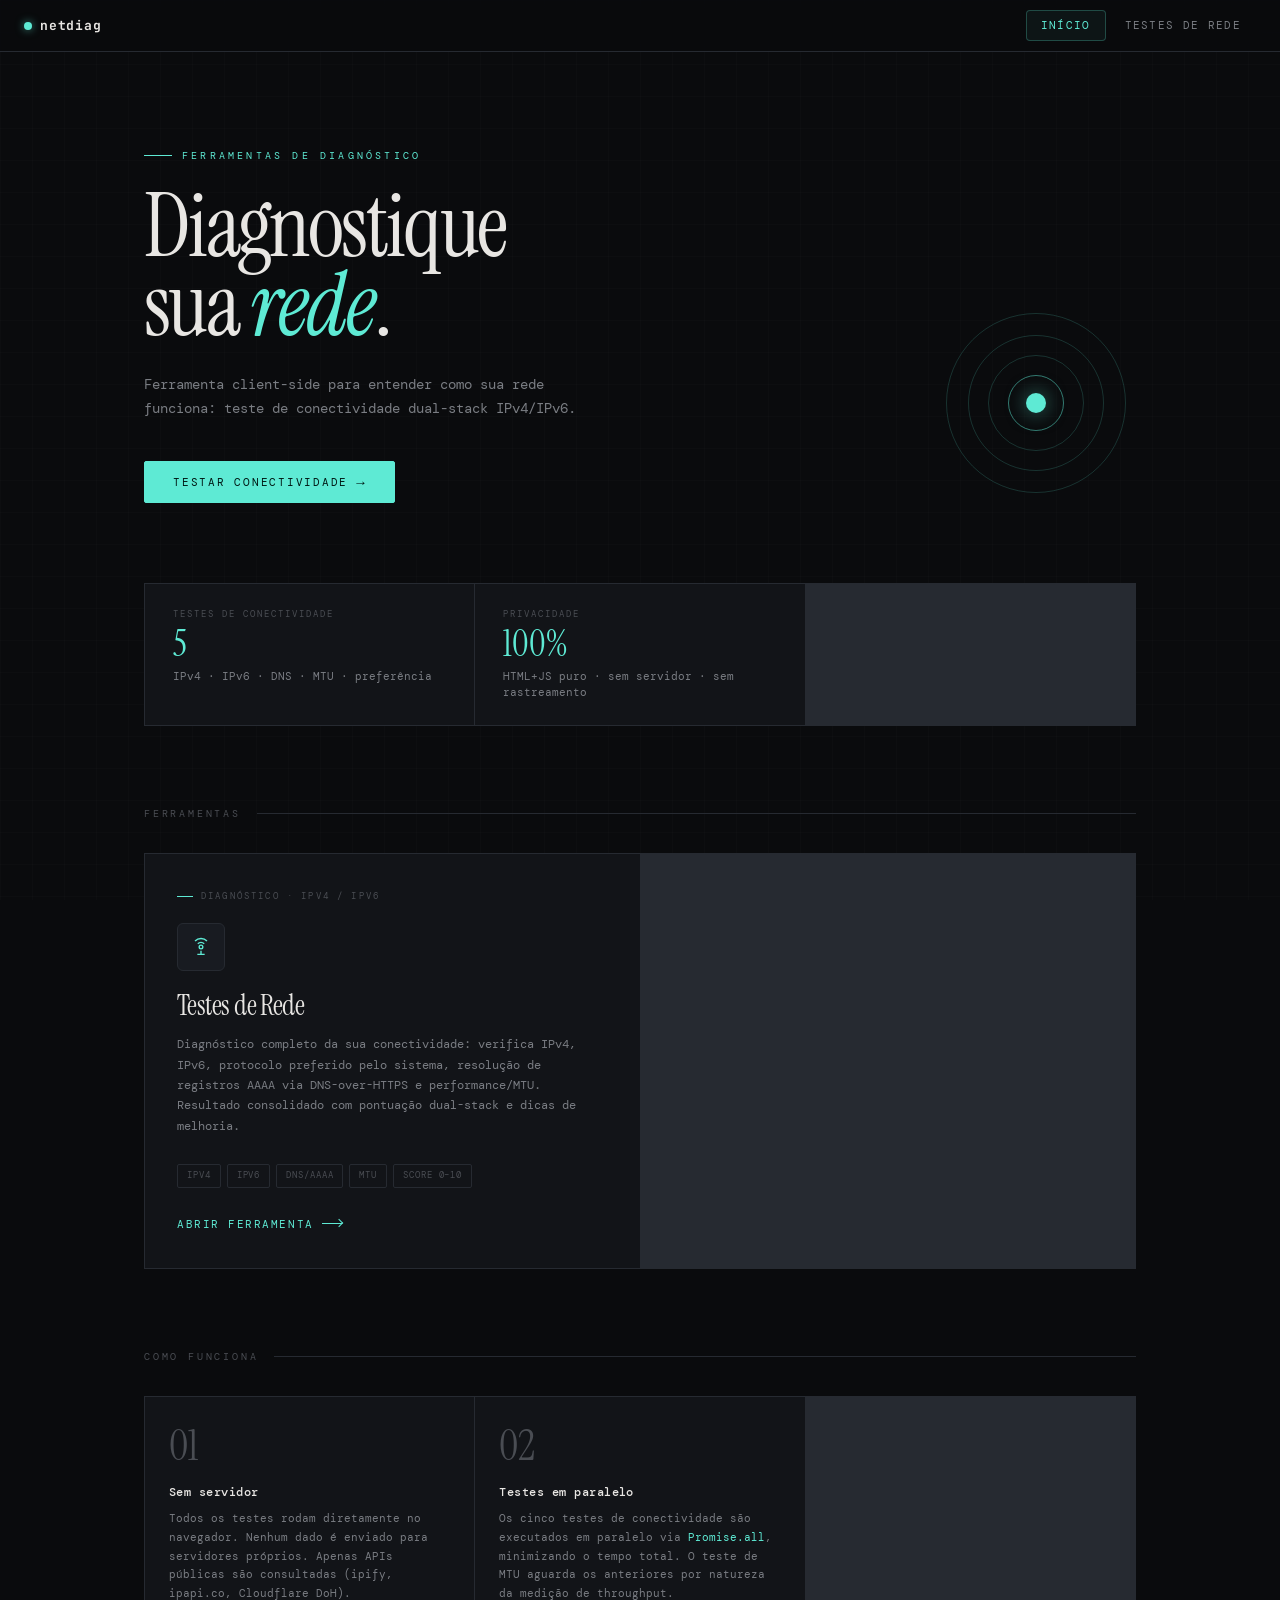
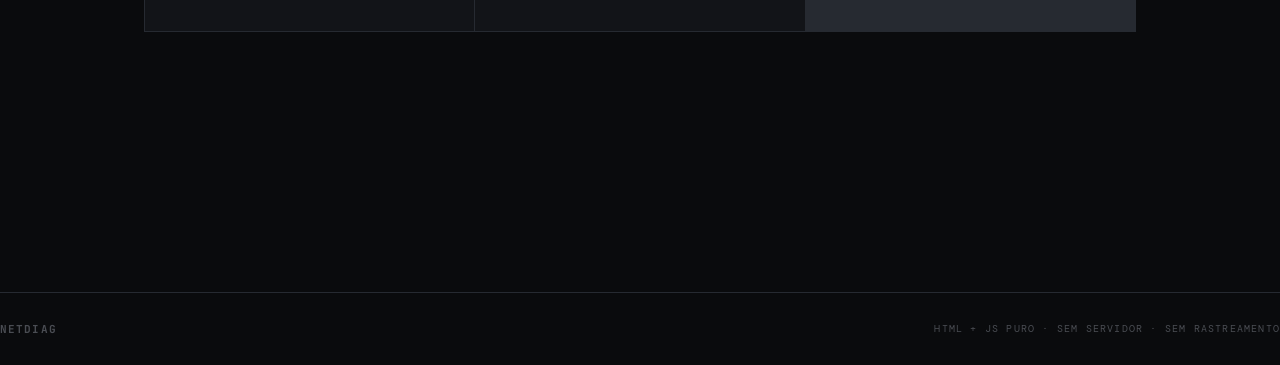
<file: index.html>
<!DOCTYPE html>
<html lang="pt-BR">
<head>
<meta charset="UTF-8">
<meta name="viewport" content="width=device-width, initial-scale=1.0">
<title>netdiag · ferramentas de rede</title>
<meta name="description" content="Ferramentas de diagnóstico de rede: teste de conectividade IPv4/IPv6.">
<meta property="og:title" content="netdiag · ferramentas de rede">
<meta property="og:description" content="Diagnóstico de conectividade dual-stack IPv4/IPv6.">
<meta property="og:type" content="website">
<meta name="theme-color" content="#0a0b0d">
<link rel="icon" type="image/svg+xml" href="favicon.svg">
<link rel="preconnect" href="https://fonts.googleapis.com">
<link rel="preconnect" href="https://fonts.gstatic.com" crossorigin>
<link href="https://fonts.googleapis.com/css2?family=DM+Mono:wght@300;400;500&family=Instrument+Serif:ital@0;1&family=JetBrains+Mono:wght@400;500;700&display=swap" rel="stylesheet">
<link rel="stylesheet" href="css/shared.css">
<link rel="stylesheet" href="css/index.css">
</head>
<body>

<nav>
  <a class="nav-brand" href="index.html">
    <span class="nav-dot"></span>
    netdiag
  </a>
  <button class="nav-hamburger" id="navHamburger" aria-label="Menu">
    <span></span><span></span><span></span>
  </button>
  <ul class="nav-links" id="navLinks">
    <li><a href="index.html" class="active">Início</a></li>
    <li><a href="network-tests.html">Testes de Rede</a></li>
  </ul>
</nav>

<main>
  <section class="hero">
    <div class="hero-content">
      <div class="hero-tag">Ferramentas de diagnóstico</div>
      <h1>Diagnostique<br>sua <em>rede</em>.</h1>
      <p class="hero-desc">
        Ferramenta client-side para entender como sua rede funciona:
        teste de conectividade dual-stack IPv4/IPv6.
      </p>
      <div class="hero-actions">
        <a href="network-tests.html" class="btn-primary">
          Testar conectividade
          <span style="font-size:14px; line-height:1">→</span>
        </a>
      </div>
    </div>

    <div class="hero-visual" aria-hidden="true">
      <div class="ring"></div>
      <div class="ring"></div>
      <div class="ring"></div>
      <div class="ring"></div>
      <div class="ring-core"></div>
    </div>
  </section>

  <div class="stats-bar">
    <div class="stat-item">
      <div class="stat-label">Testes de conectividade</div>
      <div class="stat-value">5</div>
      <div class="stat-desc">IPv4 · IPv6 · DNS · MTU · preferência</div>
    </div>
    <div class="stat-item">
      <div class="stat-label">Privacidade</div>
      <div class="stat-value">100%</div>
      <div class="stat-desc">HTML+JS puro · sem servidor · sem rastreamento</div>
    </div>
  </div>

  <div class="section-header">
    <span class="section-label">Ferramentas</span>
    <div class="section-line"></div>
  </div>

  <div class="tools-grid">
    <a class="tool-card" href="network-tests.html" data-color="teal">
      <div class="tool-card-tag">Diagnóstico · IPv4 / IPv6</div>
      <div class="tool-card-icon">
        <svg viewBox="0 0 24 24">
          <circle cx="12" cy="12" r="2"/>
          <path d="M8.5 8.5a5 5 0 017 0M5.5 5.5a9 9 0 0113 0"/>
          <path d="M12 16v4M8 20h8"/>
        </svg>
      </div>
      <div class="tool-card-title">Testes de Rede</div>
      <div class="tool-card-desc">
        Diagnóstico completo da sua conectividade: verifica IPv4, IPv6, protocolo preferido
        pelo sistema, resolução de registros AAAA via DNS-over-HTTPS e performance/MTU.
        Resultado consolidado com pontuação dual-stack e dicas de melhoria.
      </div>
      <div class="tool-card-features">
        <span class="feature-tag">IPv4</span>
        <span class="feature-tag">IPv6</span>
        <span class="feature-tag">DNS/AAAA</span>
        <span class="feature-tag">MTU</span>
        <span class="feature-tag">Score 0–10</span>
      </div>
      <div class="tool-card-cta">
        Abrir ferramenta
        <span class="cta-arrow"></span>
      </div>
    </a>

  </div>

  <div class="section-header">
    <span class="section-label">Como funciona</span>
    <div class="section-line"></div>
  </div>

  <div class="how-grid">
    <div class="how-item">
      <div class="how-num">01</div>
      <div class="how-title">Sem servidor</div>
      <div class="how-desc">
        Todos os testes rodam diretamente no navegador. Nenhum dado é
        enviado para servidores próprios. Apenas APIs públicas são consultadas
        (ipify, ipapi.co, Cloudflare DoH).
      </div>
    </div>
    <div class="how-item">
      <div class="how-num">02</div>
      <div class="how-title">Testes em paralelo</div>
      <div class="how-desc">
        Os cinco testes de conectividade são executados em paralelo via
        <code style="font-family:inherit;color:var(--accent)">Promise.all</code>,
        minimizando o tempo total. O teste de MTU aguarda os anteriores por
        natureza da medição de throughput.
      </div>
    </div>
  </div>
</main>

<footer>
  <span class="footer-brand">NETDIAG</span>
  <span class="footer-note">HTML + JS puro · sem servidor · sem rastreamento</span>
</footer>

<script src="js/nav.js"></script>
</body>
</html>
</file>
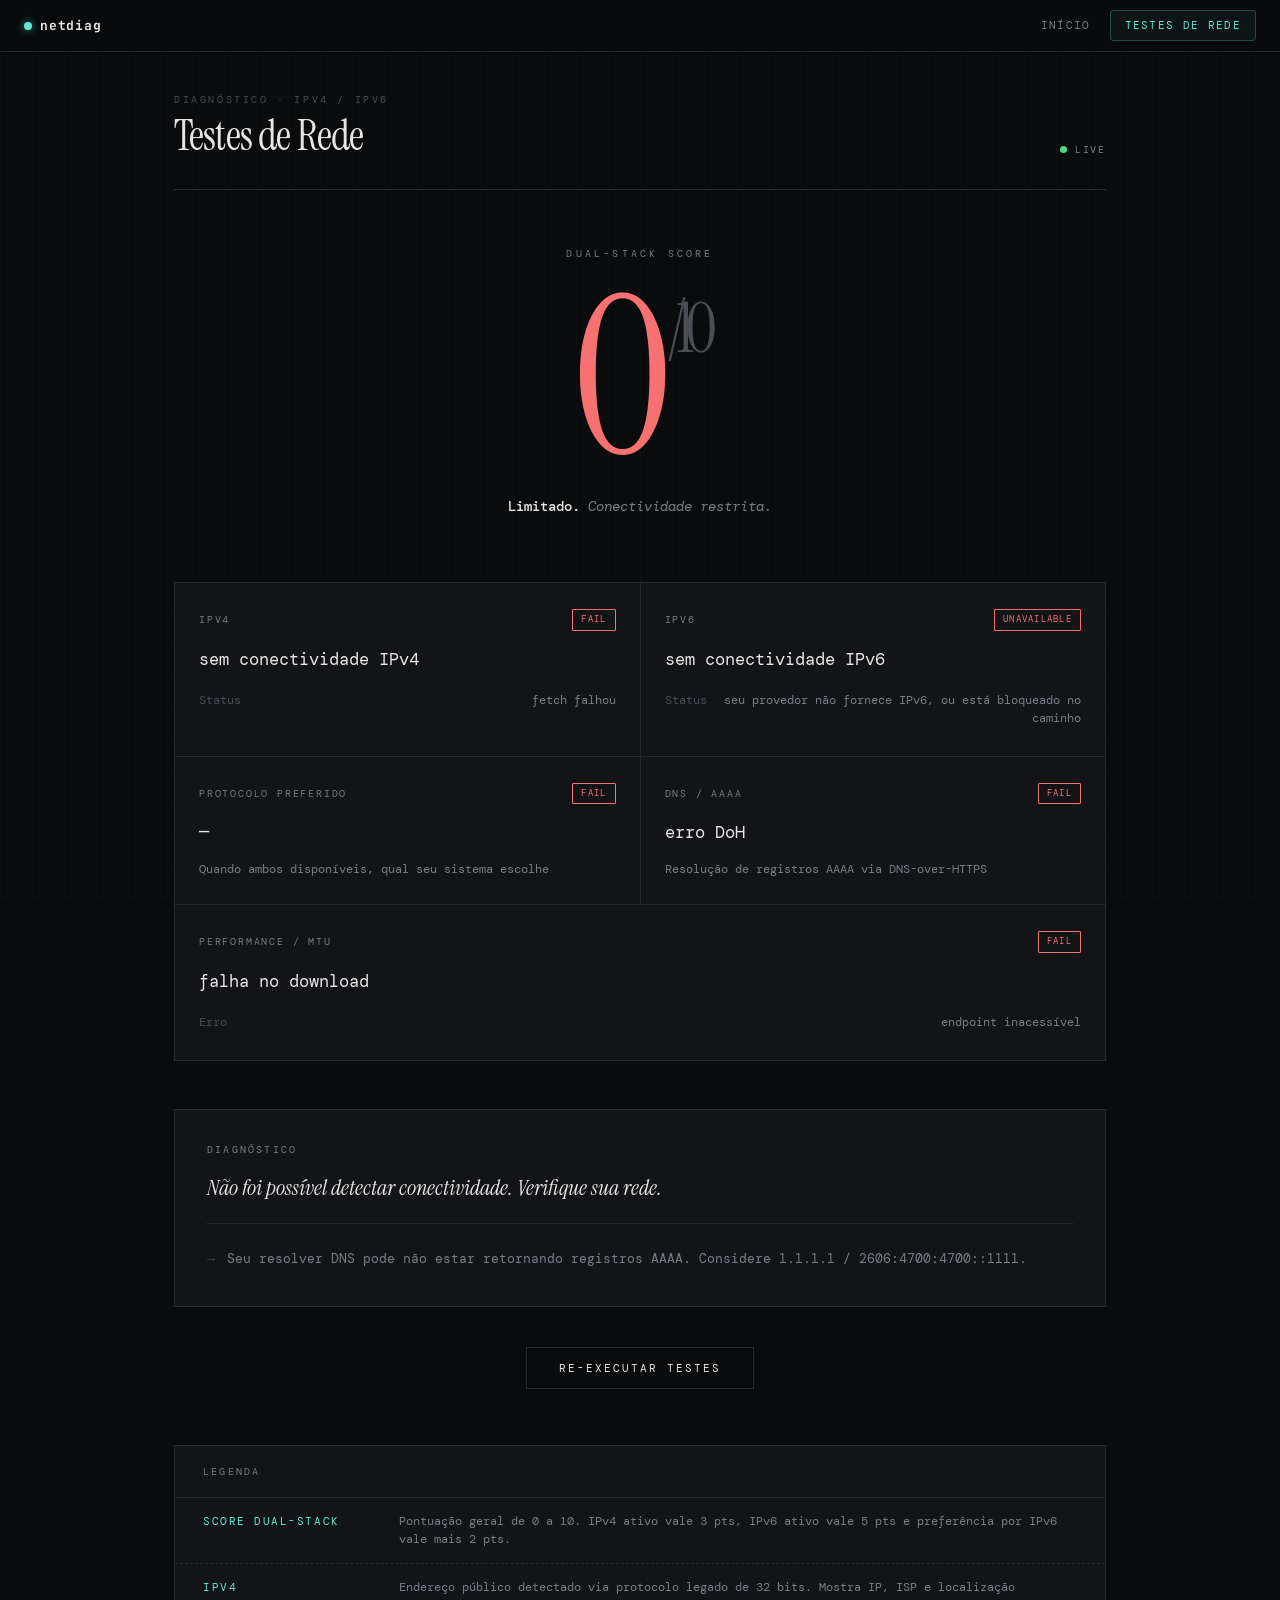
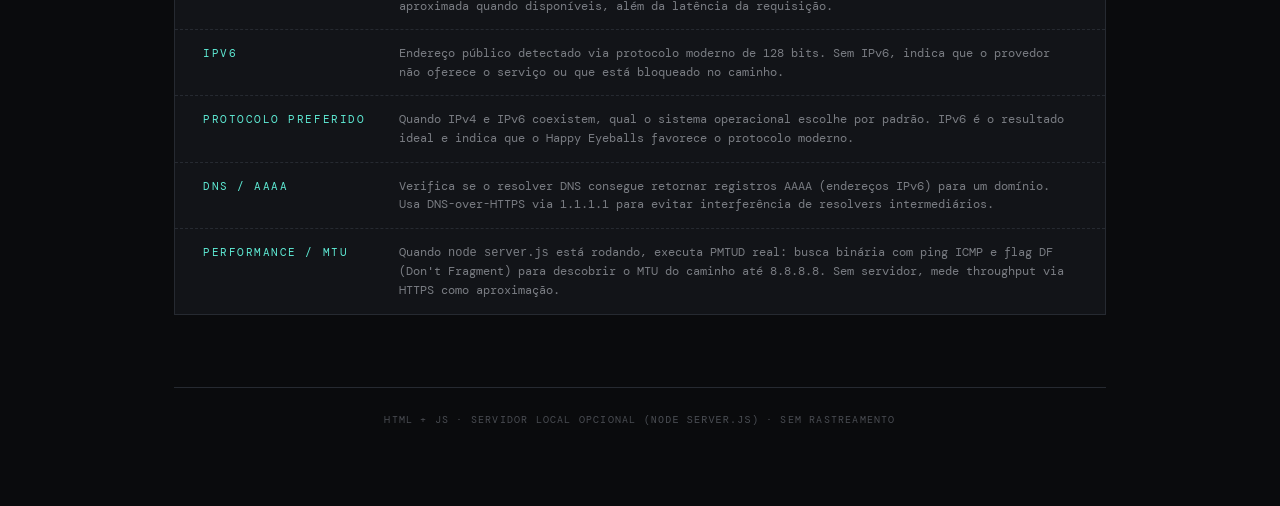
<file: network-tests.html>
<!DOCTYPE html>
<html lang="pt-BR">
<head>
<meta charset="UTF-8">
<meta name="viewport" content="width=device-width, initial-scale=1.0">
<title>netdiag · testes de rede</title>
<meta name="description" content="Teste completo de conectividade IPv4, IPv6, DNS e performance.">
<meta property="og:title" content="netdiag · testes de rede">
<meta property="og:description" content="Diagnóstico dual-stack: IPv4, IPv6, DNS/AAAA, protocolo preferido e performance MTU.">
<meta property="og:type" content="website">
<meta name="theme-color" content="#0a0b0d">
<link rel="icon" type="image/svg+xml" href="favicon.svg">
<link rel="preconnect" href="https://fonts.googleapis.com">
<link rel="preconnect" href="https://fonts.gstatic.com" crossorigin>
<link href="https://fonts.googleapis.com/css2?family=DM+Mono:wght@300;400;500&family=Instrument+Serif:ital@0;1&family=JetBrains+Mono:wght@400;500;700&display=swap" rel="stylesheet">
<link rel="stylesheet" href="css/shared.css">
<link rel="stylesheet" href="css/network-tests.css">
</head>
<body>

<nav>
  <a class="nav-brand" href="index.html">
    <span class="nav-dot"></span>
    netdiag
  </a>
  <button class="nav-hamburger" id="navHamburger" aria-label="Menu">
    <span></span><span></span><span></span>
  </button>
  <ul class="nav-links" id="navLinks">
    <li><a href="index.html">Início</a></li>
    <li><a href="network-tests.html" class="active">Testes de Rede</a></li>
  </ul>
</nav>

<main>
  <div class="page-header">
    <div class="page-title-block">
      <div class="page-tag">Diagnóstico · IPv4 / IPv6</div>
      <div class="page-title">Testes de Rede</div>
    </div>
    <div class="live"><span class="live-dot"></span> Live</div>
  </div>

  <section class="hero">
    <div class="hero-label">DUAL-STACK SCORE</div>
    <div class="score" id="score">–<span class="denom">/10</span></div>
    <div class="verdict" id="verdict">Executando diagnósticos…</div>
  </section>

  <section class="tests">
    <article class="test" data-id="ipv4">
      <div class="test-head">
        <div class="test-title">IPv4</div>
        <div class="badge" data-badge>checking</div>
      </div>
      <div class="test-value" data-value><span class="skeleton">000.000.000.000</span></div>
      <div class="test-meta" data-meta></div>
    </article>

    <article class="test" data-id="ipv6">
      <div class="test-head">
        <div class="test-title">IPv6</div>
        <div class="badge" data-badge>checking</div>
      </div>
      <div class="test-value" data-value><span class="skeleton">::ffff:0000:0000</span></div>
      <div class="test-meta" data-meta></div>
    </article>

    <article class="test" data-id="preferred">
      <div class="test-head">
        <div class="test-title">Protocolo Preferido</div>
        <div class="badge" data-badge>checking</div>
      </div>
      <div class="test-value" data-value><span class="skeleton">analyzing</span></div>
      <div class="test-meta" data-meta>Quando ambos disponíveis, qual seu sistema escolhe</div>
    </article>

    <article class="test" data-id="dns">
      <div class="test-head">
        <div class="test-title">DNS / AAAA</div>
        <div class="badge" data-badge>checking</div>
      </div>
      <div class="test-value" data-value><span class="skeleton">resolving</span></div>
      <div class="test-meta" data-meta>Resolução de registros AAAA via DNS-over-HTTPS</div>
    </article>

    <article class="test full" data-id="mtu">
      <div class="test-head">
        <div class="test-title">Performance / MTU</div>
        <div class="badge" data-badge>checking</div>
      </div>
      <div class="test-value" data-value><span class="skeleton">measuring throughput</span></div>
      <div class="test-meta" data-meta></div>
    </article>
  </section>

  <section class="summary">
    <h3>Diagnóstico</h3>
    <div class="summary-text" id="summary">Aguardando resultados…</div>
    <div class="summary-tips" id="tips" hidden><ul></ul></div>
  </section>

  <div class="actions">
    <button class="btn-rerun" id="rerun">Re-executar testes</button>
  </div>

  <section class="legend" aria-label="Legenda dos testes">
    <div class="legend-header">Legenda</div>
    <ul class="legend-list">
      <li class="legend-item">
        <span class="legend-term">Score dual-stack</span>
        <span class="legend-desc">Pontuação geral de 0 a 10. IPv4 ativo vale 3 pts, IPv6 ativo vale 5 pts e preferência por IPv6 vale mais 2 pts.</span>
      </li>
      <li class="legend-item">
        <span class="legend-term">IPv4</span>
        <span class="legend-desc">Endereço público detectado via protocolo legado de 32 bits. Mostra IP, ISP e localização aproximada quando disponíveis, além da latência da requisição.</span>
      </li>
      <li class="legend-item">
        <span class="legend-term">IPv6</span>
        <span class="legend-desc">Endereço público detectado via protocolo moderno de 128 bits. Sem IPv6, indica que o provedor não oferece o serviço ou que está bloqueado no caminho.</span>
      </li>
      <li class="legend-item">
        <span class="legend-term">Protocolo preferido</span>
        <span class="legend-desc">Quando IPv4 e IPv6 coexistem, qual o sistema operacional escolhe por padrão. IPv6 é o resultado ideal e indica que o Happy Eyeballs favorece o protocolo moderno.</span>
      </li>
      <li class="legend-item">
        <span class="legend-term">DNS / AAAA</span>
        <span class="legend-desc">Verifica se o resolver DNS consegue retornar registros AAAA (endereços IPv6) para um domínio. Usa DNS-over-HTTPS via 1.1.1.1 para evitar interferência de resolvers intermediários.</span>
      </li>
      <li class="legend-item">
        <span class="legend-term">Performance / MTU</span>
        <span class="legend-desc">Quando <code>node server.js</code> está rodando, executa PMTUD real: busca binária com ping ICMP e flag DF (Don't Fragment) para descobrir o MTU do caminho até 8.8.8.8. Sem servidor, mede throughput via HTTPS como aproximação.</span>
      </li>
    </ul>
  </section>

  <footer>HTML + JS · servidor local opcional (<code>node server.js</code>) · sem rastreamento</footer>
</main>

<script src="js/network-tests.js"></script>
<script src="js/nav.js"></script>
</body>
</html>
</file>
<file: css/shared.css>
*, *::before, *::after { margin: 0; padding: 0; box-sizing: border-box; }

:root {
  --bg:        #0a0b0d;
  --surface:   #121418;
  --surface-2: #181b21;
  --border:    #262a31;
  --border-hi: #323840;
  --text:      #e8e6e3;
  --text-dim:  #7a7d83;
  --text-muted:#4a4d53;
  --accent:    #5eead4;
  --accent-dim:#2db8a0;
  --v6:        #5eead4;
  --v4:        #fbbf24;
  --good:      #4ade80;
  --warn:      #fb923c;
  --bad:       #f87171;
}

html { color-scheme: dark; scroll-behavior: smooth; }

body {
  font-family: 'DM Mono', ui-monospace, monospace;
  background: var(--bg);
  color: var(--text);
  min-height: 100vh;
  line-height: 1.5;
  font-size: 14px;
  background-image:
    linear-gradient(rgba(255,255,255,0.012) 1px, transparent 1px),
    linear-gradient(90deg, rgba(255,255,255,0.012) 1px, transparent 1px);
  background-size: 32px 32px;
  background-attachment: fixed;
  overflow-x: hidden;
}

/* ── NAV ── */
nav {
  position: sticky;
  top: 0;
  z-index: 50;
  background: rgba(10,11,13,0.85);
  backdrop-filter: blur(12px);
  -webkit-backdrop-filter: blur(12px);
  border-bottom: 1px solid var(--border);
  padding: 0 24px;
  height: 52px;
  display: flex;
  align-items: center;
  justify-content: space-between;
}

.nav-brand {
  font-family: 'JetBrains Mono', monospace;
  font-size: 13px;
  font-weight: 700;
  letter-spacing: 0.06em;
  color: var(--text);
  display: flex;
  align-items: center;
  gap: 8px;
  text-decoration: none;
}

.nav-dot {
  width: 8px; height: 8px;
  border-radius: 50%;
  background: var(--accent);
  box-shadow: 0 0 8px rgba(94,234,212,0.6);
  animation: pulse 2s ease-in-out infinite;
}

@keyframes pulse {
  0%,100% { box-shadow: 0 0 0 0 rgba(94,234,212,0.55); }
  50%      { box-shadow: 0 0 0 6px rgba(94,234,212,0); }
}

.nav-links { display: flex; gap: 4px; list-style: none; }

.nav-links a {
  display: block;
  padding: 6px 14px;
  font-size: 11px;
  letter-spacing: 0.12em;
  text-transform: uppercase;
  color: var(--text-dim);
  text-decoration: none;
  border-radius: 4px;
  transition: all 0.15s ease;
  border: 1px solid transparent;
}

.nav-links a:hover,
.nav-links a.active {
  color: var(--accent);
  border-color: rgba(94,234,212,0.25);
  background: rgba(94,234,212,0.05);
}

/* ── HAMBURGER ── */
.nav-hamburger {
  display: none;
  flex-direction: column;
  justify-content: center;
  gap: 5px;
  width: 36px;
  height: 36px;
  background: transparent;
  border: 1px solid var(--border);
  border-radius: 6px;
  cursor: pointer;
  padding: 8px;
  transition: border-color 0.2s;
}

.nav-hamburger:hover { border-color: var(--accent); }

.nav-hamburger span {
  display: block;
  height: 1.5px;
  background: var(--text-dim);
  border-radius: 2px;
  transition: transform 0.25s ease, opacity 0.2s ease, background 0.2s;
}

.nav-hamburger.open span { background: var(--accent); }
.nav-hamburger.open span:nth-child(1) { transform: translateY(6.5px) rotate(45deg); }
.nav-hamburger.open span:nth-child(2) { opacity: 0; }
.nav-hamburger.open span:nth-child(3) { transform: translateY(-6.5px) rotate(-45deg); }

@media (max-width: 640px) {
  .nav-hamburger { display: flex; }

  .nav-links {
    display: none;
    position: absolute;
    top: 52px;
    left: 0; right: 0;
    background: rgba(10,11,13,0.97);
    border-bottom: 1px solid var(--border);
    padding: 12px 16px;
    flex-direction: column;
    gap: 4px;
    backdrop-filter: blur(12px);
    -webkit-backdrop-filter: blur(12px);
    z-index: 49;
  }

  .nav-links.open { display: flex; }

  .nav-links a {
    padding: 10px 14px;
    font-size: 12px;
  }
}

/* ── PAGE FADE ── */
@keyframes pageFadeIn {
  from { opacity: 0; transform: translateY(8px); }
  to   { opacity: 1; transform: translateY(0); }
}

main { animation: pageFadeIn 0.35s ease both; }
</file>
<file: css/index.css>
/* ── MAIN ── */
main { max-width: 1040px; margin: 0 auto; padding: 0 24px 100px; }

/* ── HERO ── */
.hero {
  padding: 96px 0 80px;
  display: grid;
  grid-template-columns: 1fr auto;
  align-items: end;
  gap: 48px;
}

@media (max-width: 700px) {
  .hero { grid-template-columns: 1fr; padding: 64px 0 56px; }
  .hero-visual { display: none; }
}

.hero-tag {
  font-size: 10px;
  letter-spacing: 0.32em;
  text-transform: uppercase;
  color: var(--accent);
  margin-bottom: 24px;
  display: flex;
  align-items: center;
  gap: 10px;
}

.hero-tag::before {
  content: '';
  width: 28px;
  height: 1px;
  background: var(--accent);
}

.hero h1 {
  font-family: 'Instrument Serif', serif;
  font-size: clamp(48px, 8vw, 88px);
  line-height: 0.9;
  letter-spacing: -0.03em;
  font-weight: 400;
  margin-bottom: 28px;
  color: var(--text);
}

.hero h1 em {
  font-style: italic;
  color: var(--accent);
}

.hero-desc {
  font-size: 14px;
  color: var(--text-dim);
  max-width: 460px;
  line-height: 1.7;
  margin-bottom: 40px;
}

.hero-actions {
  display: flex;
  gap: 12px;
  flex-wrap: wrap;
}

.btn-primary {
  background: var(--accent);
  color: #001814;
  border: 1px solid var(--accent);
  padding: 12px 28px;
  font-family: inherit;
  font-size: 11px;
  letter-spacing: 0.16em;
  text-transform: uppercase;
  cursor: pointer;
  text-decoration: none;
  display: inline-flex;
  align-items: center;
  gap: 8px;
  transition: all 0.2s ease;
  border-radius: 2px;
}

.btn-primary:hover {
  background: var(--accent-dim);
  border-color: var(--accent-dim);
}

.btn-ghost {
  background: transparent;
  color: var(--text-dim);
  border: 1px solid var(--border);
  padding: 12px 28px;
  font-family: inherit;
  font-size: 11px;
  letter-spacing: 0.16em;
  text-transform: uppercase;
  cursor: pointer;
  text-decoration: none;
  display: inline-flex;
  align-items: center;
  gap: 8px;
  transition: all 0.2s ease;
  border-radius: 2px;
}

.btn-ghost:hover {
  border-color: var(--accent);
  color: var(--accent);
}

/* hero visual — animated rings */
.hero-visual {
  position: relative;
  width: 200px;
  height: 200px;
  flex-shrink: 0;
}

.ring {
  position: absolute;
  border-radius: 50%;
  border: 1px solid rgba(94,234,212,0.18);
  top: 50%; left: 50%;
  transform: translate(-50%, -50%);
  animation: ringpulse 3s ease-out infinite;
}

.ring:nth-child(1) { width: 56px;  height: 56px;  animation-delay: 0s;    border-color: rgba(94,234,212,0.5); }
.ring:nth-child(2) { width: 96px;  height: 96px;  animation-delay: 0.6s; }
.ring:nth-child(3) { width: 136px; height: 136px; animation-delay: 1.2s; }
.ring:nth-child(4) { width: 180px; height: 180px; animation-delay: 1.8s; }

@keyframes ringpulse {
  0%,100% { opacity: 0.6; }
  50%      { opacity: 0.15; }
}

.ring-core {
  position: absolute;
  top: 50%; left: 50%;
  transform: translate(-50%, -50%);
  width: 20px; height: 20px;
  border-radius: 50%;
  background: var(--accent);
  box-shadow: 0 0 20px rgba(94,234,212,0.5);
}

/* ── STATS BAR ── */
.stats-bar {
  display: grid;
  grid-template-columns: repeat(3, 1fr);
  gap: 1px;
  background: var(--border);
  border: 1px solid var(--border);
  margin-bottom: 80px;
}

@media (max-width: 600px) {
  .stats-bar { grid-template-columns: 1fr; }
}

.stat-item {
  background: var(--surface);
  padding: 24px 28px;
  display: flex;
  flex-direction: column;
  gap: 4px;
}

.stat-label {
  font-size: 9px;
  text-transform: uppercase;
  letter-spacing: 0.22em;
  color: var(--text-muted);
  font-weight: 400;
}

.stat-value {
  font-family: 'Instrument Serif', serif;
  font-size: 36px;
  font-weight: 400;
  line-height: 1;
  color: var(--accent);
}

.stat-desc {
  font-size: 11px;
  color: var(--text-dim);
  margin-top: 2px;
}

/* ── SECTION HEADER ── */
.section-header {
  display: flex;
  align-items: center;
  gap: 16px;
  margin-bottom: 32px;
}

.section-label {
  font-size: 10px;
  letter-spacing: 0.28em;
  text-transform: uppercase;
  color: var(--text-muted);
}

.section-line {
  flex: 1;
  height: 1px;
  background: var(--border);
}

/* ── TOOLS GRID ── */
.tools-grid {
  display: grid;
  grid-template-columns: 1fr 1fr;
  gap: 1px;
  background: var(--border);
  border: 1px solid var(--border);
  margin-bottom: 80px;
}

@media (max-width: 700px) {
  .tools-grid { grid-template-columns: 1fr; }
}

.tool-card {
  background: var(--surface);
  padding: 36px 32px;
  text-decoration: none;
  display: flex;
  flex-direction: column;
  gap: 0;
  transition: background 0.2s ease;
  position: relative;
  overflow: hidden;
}

.tool-card::before {
  content: '';
  position: absolute;
  top: 0; left: 0; right: 0;
  height: 2px;
  background: linear-gradient(90deg, transparent, var(--card-accent, var(--accent)), transparent);
  opacity: 0;
  transition: opacity 0.25s ease;
}

.tool-card:hover { background: var(--surface-2); }
.tool-card:hover::before { opacity: 1; }

.tool-card[data-color="teal"]   { --card-accent: var(--accent); }
.tool-card[data-color="yellow"] { --card-accent: var(--v4); }

.tool-card-tag {
  font-size: 9px;
  letter-spacing: 0.24em;
  text-transform: uppercase;
  color: var(--text-muted);
  margin-bottom: 20px;
  display: flex;
  align-items: center;
  gap: 8px;
}

.tool-card-tag::before {
  content: '';
  width: 16px;
  height: 1px;
  background: var(--card-accent, var(--accent));
}

.tool-card-icon {
  width: 48px;
  height: 48px;
  border: 1px solid var(--border);
  background: var(--surface-2);
  border-radius: 6px;
  display: flex;
  align-items: center;
  justify-content: center;
  margin-bottom: 20px;
  transition: border-color 0.2s, background 0.2s;
}

.tool-card:hover .tool-card-icon {
  border-color: var(--card-accent, var(--accent));
  background: rgba(94,234,212,0.06);
}

.tool-card[data-color="yellow"]:hover .tool-card-icon {
  border-color: var(--v4);
  background: rgba(251,191,36,0.06);
}

.tool-card-icon svg {
  width: 22px; height: 22px;
  stroke: var(--card-accent, var(--accent));
  stroke-width: 1.5;
  fill: none;
}

.tool-card-title {
  font-family: 'Instrument Serif', serif;
  font-size: 28px;
  font-weight: 400;
  line-height: 1.1;
  letter-spacing: -0.02em;
  color: var(--text);
  margin-bottom: 12px;
}

.tool-card-desc {
  font-size: 12px;
  color: var(--text-dim);
  line-height: 1.7;
  flex: 1;
  margin-bottom: 28px;
}

.tool-card-features {
  display: flex;
  flex-wrap: wrap;
  gap: 6px;
  margin-bottom: 28px;
}

.feature-tag {
  font-size: 9px;
  letter-spacing: 0.1em;
  text-transform: uppercase;
  padding: 4px 9px;
  border: 1px solid var(--border);
  color: var(--text-muted);
  border-radius: 2px;
}

.tool-card-cta {
  display: flex;
  align-items: center;
  gap: 8px;
  font-size: 11px;
  letter-spacing: 0.14em;
  text-transform: uppercase;
  color: var(--card-accent, var(--accent));
  transition: gap 0.2s ease;
}

.tool-card:hover .tool-card-cta { gap: 14px; }

.cta-arrow {
  display: inline-block;
  width: 20px;
  height: 1px;
  background: currentColor;
  position: relative;
}

.cta-arrow::after {
  content: '';
  position: absolute;
  right: 0;
  top: -3px;
  width: 6px;
  height: 6px;
  border-top: 1px solid currentColor;
  border-right: 1px solid currentColor;
  transform: rotate(45deg);
}

/* ── HOW IT WORKS ── */
.how-grid {
  display: grid;
  grid-template-columns: repeat(3, 1fr);
  gap: 1px;
  background: var(--border);
  border: 1px solid var(--border);
  margin-bottom: 80px;
}

@media (max-width: 700px) {
  .how-grid { grid-template-columns: 1fr; }
}

.how-item {
  background: var(--surface);
  padding: 28px 24px;
}

.how-num {
  font-family: 'Instrument Serif', serif;
  font-size: 42px;
  font-weight: 400;
  color: var(--text-muted);
  line-height: 1;
  margin-bottom: 16px;
}

.how-title {
  font-size: 12px;
  font-weight: 500;
  color: var(--text);
  margin-bottom: 8px;
  letter-spacing: 0.04em;
}

.how-desc {
  font-size: 11px;
  color: var(--text-dim);
  line-height: 1.7;
}

/* ── FOOTER ── */
footer {
  margin-top: 80px;
  padding: 28px 0;
  border-top: 1px solid var(--border);
  display: flex;
  justify-content: space-between;
  align-items: center;
  flex-wrap: wrap;
  gap: 12px;
}

.footer-brand {
  font-family: 'JetBrains Mono', monospace;
  font-size: 11px;
  font-weight: 700;
  color: var(--text-muted);
  letter-spacing: 0.1em;
}

.footer-note {
  font-size: 10px;
  color: var(--text-muted);
  letter-spacing: 0.12em;
  text-transform: uppercase;
}
</file>
<file: css/network-tests.css>
/* ── CONTENT ── */
main {
  max-width: 980px;
  margin: 0 auto;
  padding: 40px 24px 80px;
}

/* ── PAGE HEADER ── */
.page-header {
  display: flex;
  justify-content: space-between;
  align-items: flex-end;
  padding-bottom: 32px;
  border-bottom: 1px solid var(--border);
  margin-bottom: 56px;
  gap: 24px;
  flex-wrap: wrap;
}

.page-tag {
  font-size: 10px;
  letter-spacing: 0.26em;
  text-transform: uppercase;
  color: var(--text-muted);
  margin-bottom: 8px;
}

.page-title {
  font-family: 'Instrument Serif', serif;
  font-size: clamp(28px, 5vw, 42px);
  font-weight: 400;
  letter-spacing: -0.02em;
  color: var(--text);
  line-height: 1;
}

.live {
  display: flex; align-items: center; gap: 8px;
  font-size: 10px;
  color: var(--text-dim);
  text-transform: uppercase;
  letter-spacing: 0.18em;
  flex-shrink: 0;
}

.live-dot {
  width: 7px; height: 7px; border-radius: 50%;
  background: var(--good);
  animation: livepulse 2s ease-in-out infinite;
}

@keyframes livepulse {
  0%,100% { box-shadow: 0 0 0 0 rgba(74,222,128,0.55); }
  50%      { box-shadow: 0 0 0 7px rgba(74,222,128,0); }
}

/* ── SCORE ── */
.hero {
  text-align: center;
  margin-bottom: 64px;
}

.hero-label {
  font-size: 10px;
  letter-spacing: 0.32em;
  color: var(--text-dim);
  text-transform: uppercase;
  margin-bottom: 24px;
}

.score {
  font-family: 'Instrument Serif', serif;
  font-size: clamp(110px, 24vw, 220px);
  font-weight: 400;
  line-height: 0.85;
  letter-spacing: -0.04em;
  margin-bottom: 24px;
  transition: color 0.6s ease;
  color: var(--text-muted);
}

.score .denom {
  color: var(--text-muted);
  font-size: 0.32em;
  margin-left: 0.05em;
  vertical-align: top;
  position: relative;
  top: 0.2em;
}

.score.good    { color: var(--v6); }
.score.partial { color: var(--v4); }
.score.bad     { color: var(--bad); }

.verdict {
  font-size: 14px;
  color: var(--text-dim);
  max-width: 540px;
  margin: 0 auto;
  min-height: 22px;
  font-style: italic;
}

.verdict strong { color: var(--text); font-weight: 500; font-style: normal; }

/* ── TESTS GRID ── */
.tests {
  display: grid;
  grid-template-columns: 1fr 1fr;
  gap: 1px;
  background: var(--border);
  border: 1px solid var(--border);
  margin-bottom: 48px;
}

@media (max-width: 640px) {
  .tests { grid-template-columns: 1fr; }
}

.test {
  background: var(--surface);
  padding: 26px 24px;
  transition: background 0.25s ease;
}

.test:hover { background: var(--surface-2); }
.test.full  { grid-column: 1 / -1; }

.test-head {
  display: flex; justify-content: space-between; align-items: center;
  margin-bottom: 16px;
}

.test-title {
  font-size: 10px;
  text-transform: uppercase;
  letter-spacing: 0.18em;
  color: var(--text-dim);
  font-weight: 400;
}

.badge {
  font-size: 9px;
  letter-spacing: 0.14em;
  text-transform: uppercase;
  padding: 3px 8px;
  border: 1px solid currentColor;
  border-radius: 1px;
  color: var(--text-muted);
}

.badge.ok   { color: var(--good); }
.badge.fail { color: var(--bad); }
.badge.warn { color: var(--warn); }

.test-value {
  font-size: 17px;
  font-weight: 400;
  word-break: break-all;
  margin-bottom: 14px;
  min-height: 26px;
  color: var(--text);
}

.test[data-id="ipv4"] .test-value.has-value { color: var(--v4); }
.test[data-id="ipv6"] .test-value.has-value { color: var(--v6); }

.test-meta { font-size: 12px; color: var(--text-dim); }

.test-meta .row {
  display: flex; justify-content: space-between; gap: 16px;
  padding: 3px 0;
  border-top: 1px dashed transparent;
}

.test-meta .row span:first-child { color: var(--text-muted); }
.test-meta .row span:last-child  { text-align: right; word-break: break-all; }

/* ── SKELETON ── */
.skeleton {
  display: inline-block;
  background: linear-gradient(90deg, var(--surface-2) 0%, var(--border) 50%, var(--surface-2) 100%);
  background-size: 200% 100%;
  animation: shimmer 1.4s infinite;
  border-radius: 2px;
  color: transparent !important;
  user-select: none;
}

@keyframes shimmer {
  0%   { background-position: 200% 0; }
  100% { background-position: -200% 0; }
}

/* ── SUMMARY ── */
.summary {
  border: 1px solid var(--border);
  padding: 32px;
  background: var(--surface);
  margin-bottom: 32px;
}

.summary h3 {
  font-size: 10px;
  text-transform: uppercase;
  letter-spacing: 0.22em;
  color: var(--text-dim);
  margin-bottom: 16px;
  font-weight: 400;
}

.summary-text {
  font-family: 'Instrument Serif', serif;
  font-size: clamp(18px, 2.4vw, 22px);
  line-height: 1.4;
  color: var(--text);
  font-style: italic;
}

.summary-tips {
  margin-top: 20px;
  padding-top: 20px;
  border-top: 1px solid var(--border);
  font-size: 13px;
  color: var(--text-dim);
}

.summary-tips ul { list-style: none; }
.summary-tips li { padding: 5px 0; }
.summary-tips li::before { content: '→ '; color: var(--text-muted); margin-right: 4px; }

/* ── ACTIONS ── */
.actions { text-align: center; margin-top: 40px; }

.btn-rerun {
  background: transparent;
  color: var(--text);
  border: 1px solid var(--border);
  padding: 13px 32px;
  font-family: inherit;
  font-size: 11px;
  letter-spacing: 0.18em;
  text-transform: uppercase;
  cursor: pointer;
  transition: all 0.2s ease;
}

.btn-rerun:hover    { border-color: var(--accent); color: var(--accent); }
.btn-rerun:disabled { opacity: 0.5; cursor: wait; }

/* ── LEGEND ── */
.legend {
  margin-top: 56px;
  border: 1px solid var(--border);
  background: var(--surface);
}

.legend-header {
  padding: 18px 28px;
  border-bottom: 1px solid var(--border);
  font-size: 10px;
  text-transform: uppercase;
  letter-spacing: 0.22em;
  color: var(--text-dim);
  font-weight: 400;
}

.legend-list { list-style: none; }

.legend-item {
  display: grid;
  grid-template-columns: 180px 1fr;
  gap: 16px;
  padding: 14px 28px;
  border-bottom: 1px dashed var(--border);
  align-items: baseline;
}

.legend-item:last-child { border-bottom: none; }

.legend-term {
  font-size: 11px;
  text-transform: uppercase;
  letter-spacing: 0.14em;
  color: var(--accent);
  white-space: nowrap;
}

.legend-desc {
  font-size: 12px;
  color: var(--text-dim);
  line-height: 1.55;
}

@media (max-width: 640px) {
  .legend-item { grid-template-columns: 1fr; gap: 4px; }
}

/* ── FOOTER ── */
footer {
  margin-top: 72px;
  padding-top: 24px;
  border-top: 1px solid var(--border);
  text-align: center;
  font-size: 10px;
  color: var(--text-muted);
  letter-spacing: 0.12em;
  text-transform: uppercase;
}
</file>
